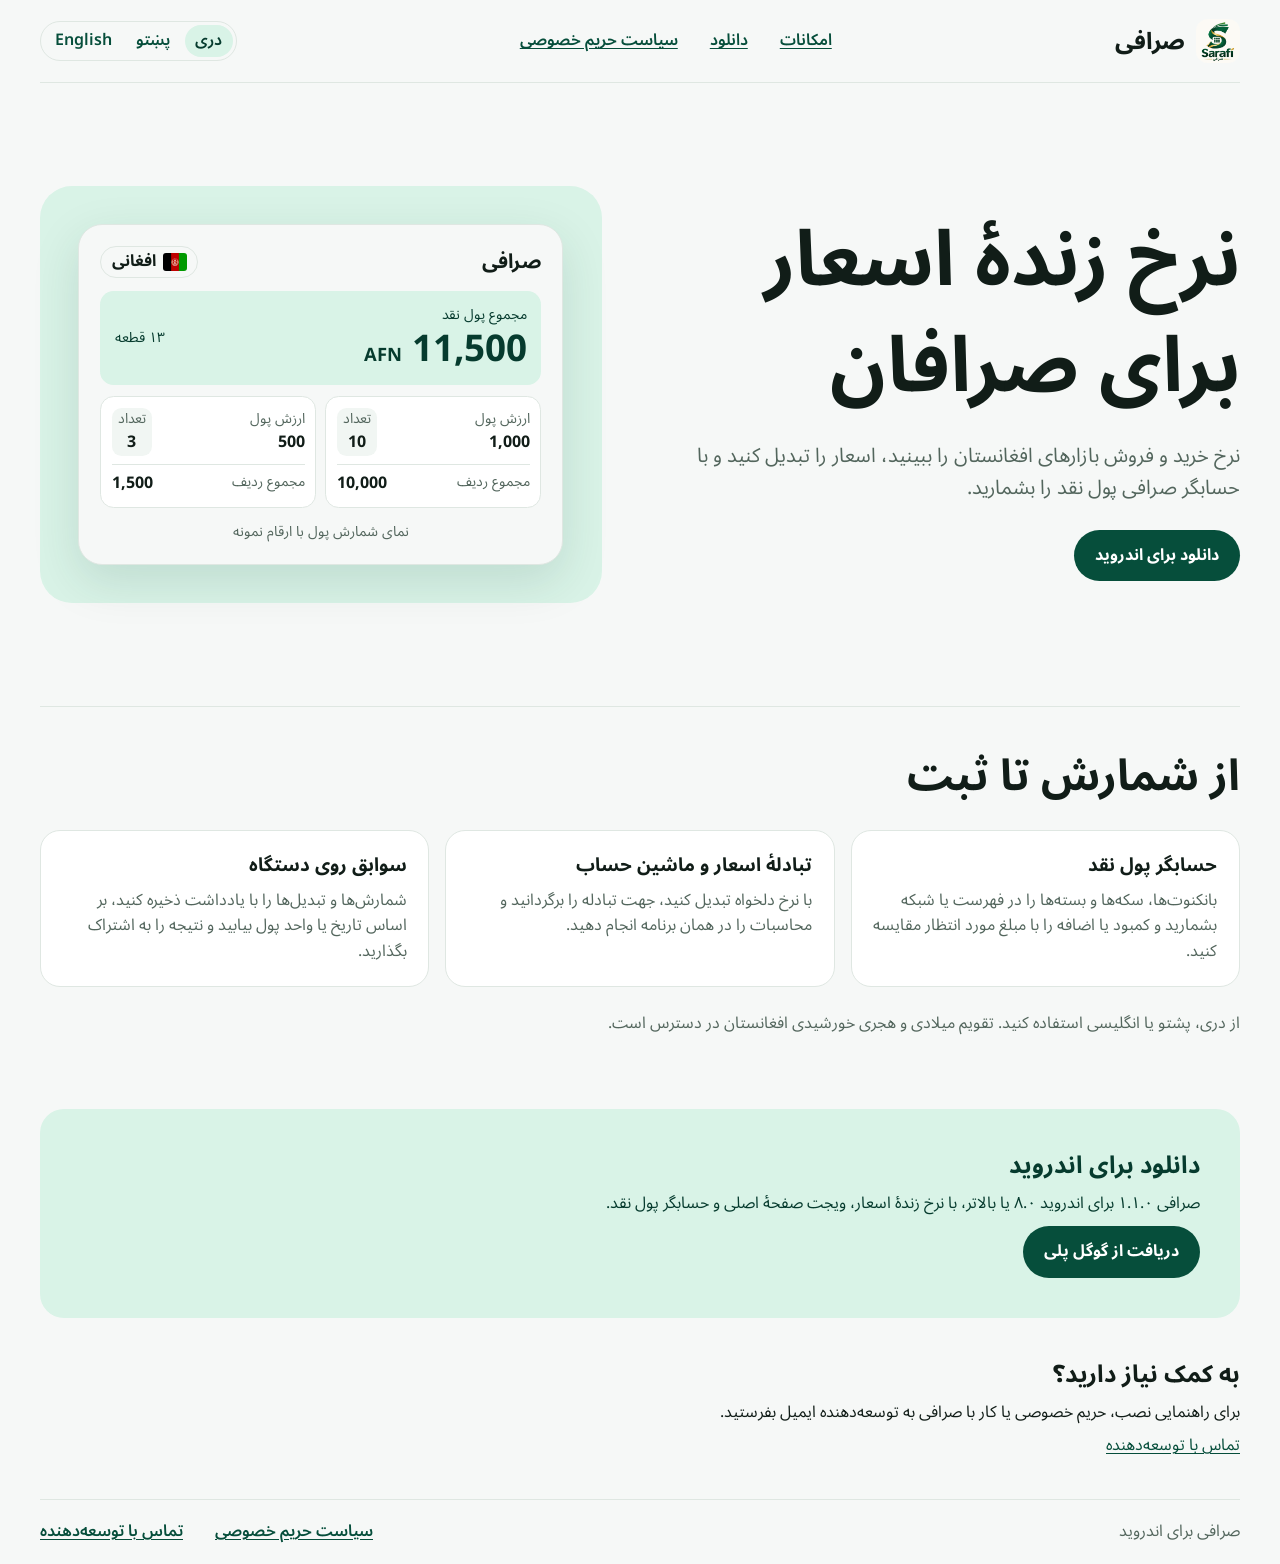
<file: index.html>
<!doctype html>
<html lang="fa-AF" dir="rtl">
<head>
  <meta charset="utf-8">
  <meta name="viewport" content="width=device-width, initial-scale=1">
  <meta name="description" content="نرخ خرید و فروش بازارهای افغانستان را ببینید، اسعار را تبدیل کنید و با حسابگر صرافی پول نقد را بشمارید.">
  <title>صرافی | نرخ زندهٔ اسعار و حسابگر پول</title>
  <link rel="icon" href="assets/sarafi.png">
  <link rel="stylesheet" href="styles.css">
</head>
<body>
  <header class="wrap topbar">
    <a class="brand" href="./"><img src="assets/sarafi.png" width="44" height="44" alt=""><span>صرافی</span></a>
    <nav aria-label="صفحه اصلی"><a href="#features">امکانات</a><a href="#download">دانلود</a><a href="privacy/">سیاست حریم خصوصی</a></nav>
    <nav class="language-nav" aria-label="Language"><a href="./" lang="fa-AF" aria-current="page">دری</a><a href="ps/" lang="ps-AF">پښتو</a><a href="en/" lang="en">English</a></nav>
  </header>
  <main class="wrap">
    <section class="hero" aria-labelledby="intro">
      <div class="intro">
        <h1 id="intro">نرخ زندهٔ اسعار برای صرافان</h1>
        <p class="lede">نرخ خرید و فروش بازارهای افغانستان را ببینید، اسعار را تبدیل کنید و با حسابگر صرافی پول نقد را بشمارید.</p>
        <a class="pill" href="#download">دانلود برای اندروید</a>
      </div>
      <div class="preview">
        <figure class="counter">
          <div class="counter-header"><strong>صرافی</strong><span class="currency"><img src="assets/flags/af.png" width="24" height="18" alt=""><bdi>افغانی</bdi></span></div>
          <div class="total"><div><span>مجموع پول نقد</span><strong><bdi>11,500</bdi> <small><bdi>AFN</bdi></small></strong></div><span>۱۳ قطعه</span></div>
          <div class="cards">
            <div class="note"><div><span>ارزش پول</span><strong><bdi>1,000</bdi></strong></div><div class="quantity"><span>تعداد</span><strong><bdi>10</bdi></strong></div><div class="subtotal"><span>مجموع ردیف</span><strong><bdi>10,000</bdi></strong></div></div>
            <div class="note"><div><span>ارزش پول</span><strong><bdi>500</bdi></strong></div><div class="quantity"><span>تعداد</span><strong><bdi>3</bdi></strong></div><div class="subtotal"><span>مجموع ردیف</span><strong><bdi>1,500</bdi></strong></div></div>
          </div>
          <figcaption>نمای شمارش پول با ارقام نمونه</figcaption>
        </figure>
      </div>
    </section>
    <section class="features" id="features" aria-labelledby="features-title">
      <h2 id="features-title">از شمارش تا ثبت</h2>
      <div class="feature-grid">
        <article><h3>حسابگر پول نقد</h3><p>بانکنوت‌ها، سکه‌ها و بسته‌ها را در فهرست یا شبکه بشمارید و کمبود یا اضافه را با مبلغ مورد انتظار مقایسه کنید.</p></article>
        <article><h3>تبادلهٔ اسعار و ماشین حساب</h3><p>با نرخ دلخواه تبدیل کنید، جهت تبادله را برگردانید و محاسبات را در همان برنامه انجام دهید.</p></article>
        <article><h3>سوابق روی دستگاه</h3><p>شمارش‌ها و تبدیل‌ها را با یادداشت ذخیره کنید، بر اساس تاریخ یا واحد پول بیابید و نتیجه را به اشتراک بگذارید.</p></article>
      </div>
      <p class="languages">از دری، پشتو یا انگلیسی استفاده کنید. تقویم میلادی و هجری خورشیدی افغانستان در دسترس است.</p>
    </section>
    <section class="download" id="download" aria-labelledby="download-title">
      <h2 id="download-title">دانلود برای اندروید</h2>
      <p>صرافی ۱.۱.۰ برای اندروید ۸.۰ یا بالاتر، با نرخ زندهٔ اسعار، ویجت صفحهٔ اصلی و حسابگر پول نقد.</p>
      <div class="download-links">
        <a class="pill" href="https://play.google.com/store/apps/details?id=com.yaserzarifi.sarafi.ads">دریافت از گوگل پلی</a>
      </div>
    </section>
    <section class="support" aria-labelledby="support-title">
      <h2 id="support-title">به کمک نیاز دارید؟</h2>
      <p>برای راهنمایی نصب، حریم خصوصی یا کار با صرافی به توسعه‌دهنده ایمیل بفرستید.</p>
      <a href="mailto:yaserzarifi87@gmail.com">تماس با توسعه‌دهنده</a>
    </section>
  </main>
  <footer class="wrap footer"><span>صرافی برای اندروید</span><nav aria-label="تماس با توسعه‌دهنده"><a href="privacy/">سیاست حریم خصوصی</a><a href="mailto:yaserzarifi87@gmail.com">تماس با توسعه‌دهنده</a></nav></footer>
</body>
</html>
</file>
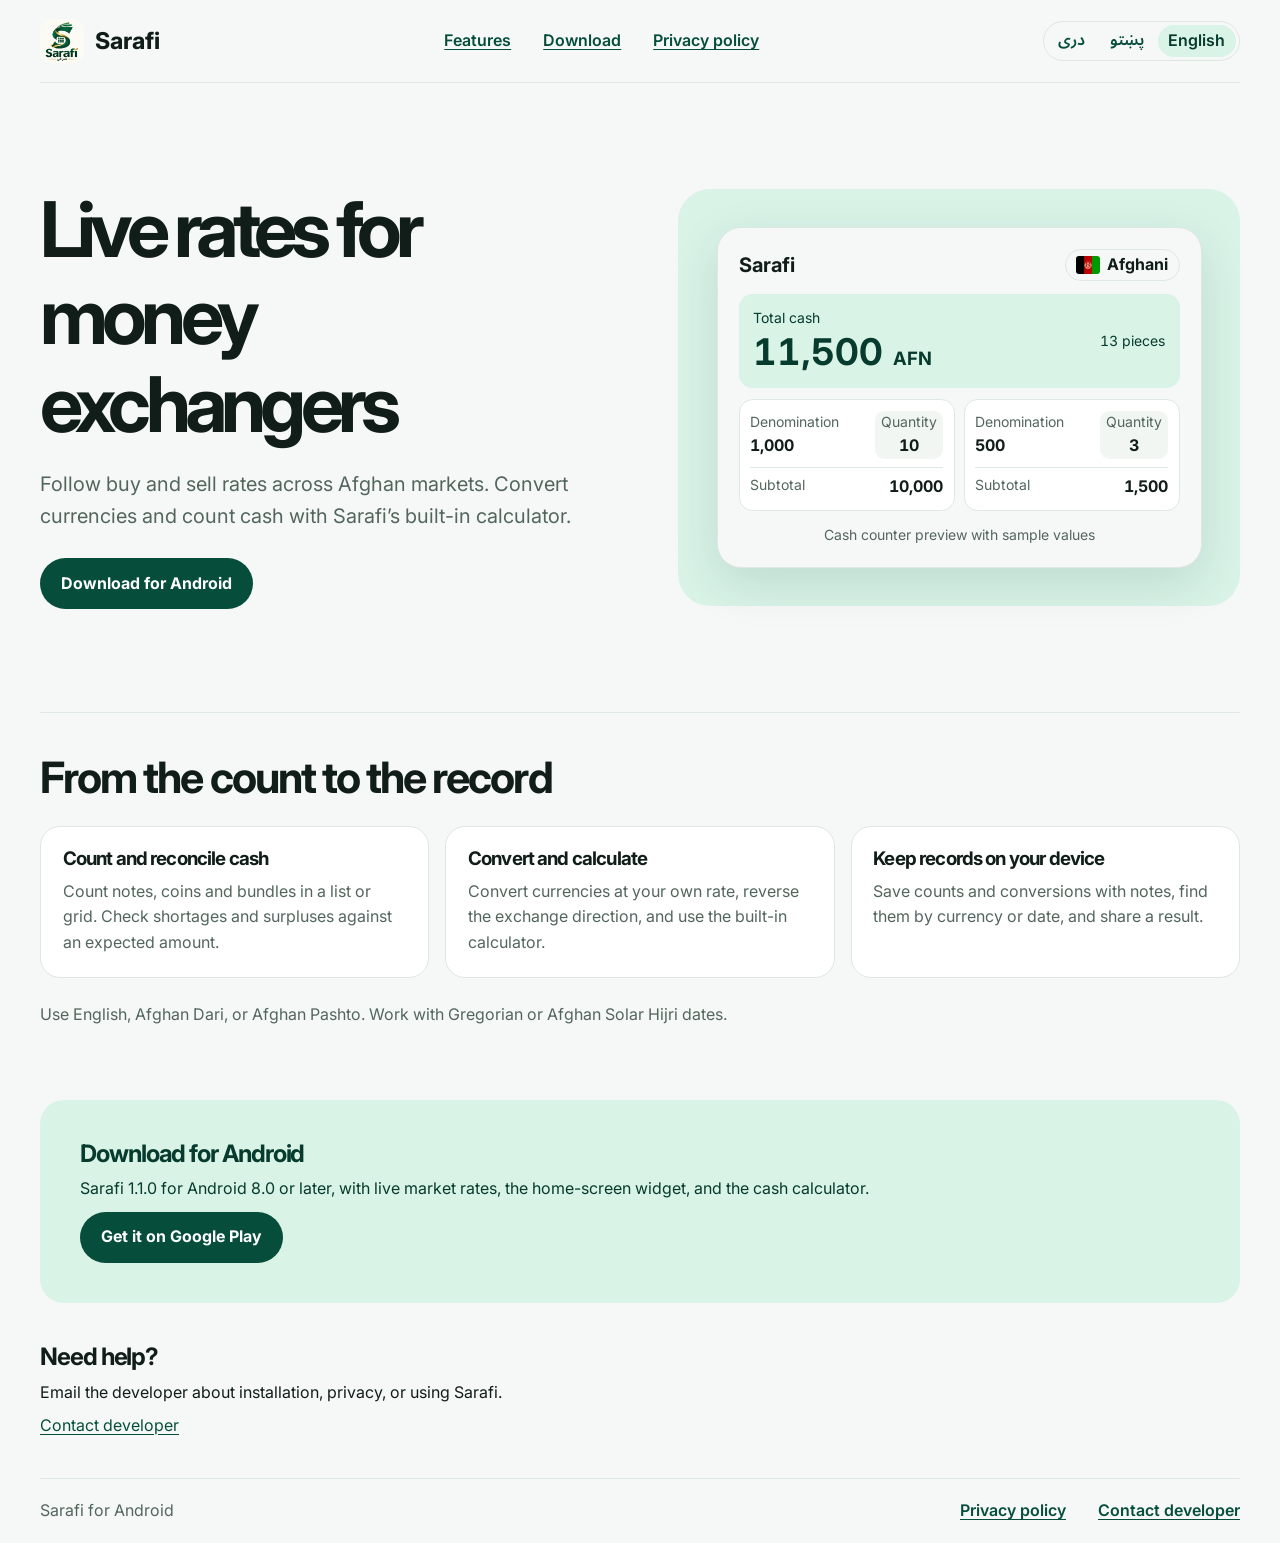
<file: en/index.html>
<!doctype html>
<html lang="en" dir="ltr">
<head>
  <meta charset="utf-8">
  <meta name="viewport" content="width=device-width, initial-scale=1">
  <meta name="description" content="Follow buy and sell rates across Afghan markets. Convert currencies and count cash with Sarafi’s built-in calculator.">
  <title>Sarafi | Live exchange rates and cash calculator</title>
  <link rel="icon" href="../assets/sarafi.png">
  <link rel="stylesheet" href="../styles.css">
</head>
<body>
  <header class="wrap topbar">
    <a class="brand" href="./"><img src="../assets/sarafi.png" width="44" height="44" alt=""><span>Sarafi</span></a>
    <nav aria-label="Home"><a href="#features">Features</a><a href="#download">Download</a><a href="privacy/">Privacy policy</a></nav>
    <nav class="language-nav" aria-label="Language"><a href="../" lang="fa-AF">دری</a><a href="../ps/" lang="ps-AF">پښتو</a><a href="../en/" lang="en" aria-current="page">English</a></nav>
  </header>
  <main class="wrap">
    <section class="hero" aria-labelledby="intro">
      <div class="intro">
        <h1 id="intro">Live rates for money exchangers</h1>
        <p class="lede">Follow buy and sell rates across Afghan markets. Convert currencies and count cash with Sarafi’s built-in calculator.</p>
        <a class="pill" href="#download">Download for Android</a>
      </div>
      <div class="preview">
        <figure class="counter">
          <div class="counter-header"><strong>Sarafi</strong><span class="currency"><img src="../assets/flags/af.png" width="24" height="18" alt=""><bdi>Afghani</bdi></span></div>
          <div class="total"><div><span>Total cash</span><strong><bdi>11,500</bdi> <small><bdi>AFN</bdi></small></strong></div><span>13 pieces</span></div>
          <div class="cards">
            <div class="note"><div><span>Denomination</span><strong><bdi>1,000</bdi></strong></div><div class="quantity"><span>Quantity</span><strong><bdi>10</bdi></strong></div><div class="subtotal"><span>Subtotal</span><strong><bdi>10,000</bdi></strong></div></div>
            <div class="note"><div><span>Denomination</span><strong><bdi>500</bdi></strong></div><div class="quantity"><span>Quantity</span><strong><bdi>3</bdi></strong></div><div class="subtotal"><span>Subtotal</span><strong><bdi>1,500</bdi></strong></div></div>
          </div>
          <figcaption>Cash counter preview with sample values</figcaption>
        </figure>
      </div>
    </section>
    <section class="features" id="features" aria-labelledby="features-title">
      <h2 id="features-title">From the count to the record</h2>
      <div class="feature-grid">
        <article><h3>Count and reconcile cash</h3><p>Count notes, coins and bundles in a list or grid. Check shortages and surpluses against an expected amount.</p></article>
        <article><h3>Convert and calculate</h3><p>Convert currencies at your own rate, reverse the exchange direction, and use the built-in calculator.</p></article>
        <article><h3>Keep records on your device</h3><p>Save counts and conversions with notes, find them by currency or date, and share a result.</p></article>
      </div>
      <p class="languages">Use English, Afghan Dari, or Afghan Pashto. Work with Gregorian or Afghan Solar Hijri dates.</p>
    </section>
    <section class="download" id="download" aria-labelledby="download-title">
      <h2 id="download-title">Download for Android</h2>
      <p>Sarafi 1.1.0 for Android 8.0 or later, with live market rates, the home-screen widget, and the cash calculator.</p>
      <div class="download-links">
        <a class="pill" href="https://play.google.com/store/apps/details?id=com.yaserzarifi.sarafi.ads">Get it on Google Play</a>
      </div>
    </section>
    <section class="support" aria-labelledby="support-title">
      <h2 id="support-title">Need help?</h2>
      <p>Email the developer about installation, privacy, or using Sarafi.</p>
      <a href="mailto:yaserzarifi87@gmail.com">Contact developer</a>
    </section>
  </main>
  <footer class="wrap footer"><span>Sarafi for Android</span><nav aria-label="Contact developer"><a href="privacy/">Privacy policy</a><a href="mailto:yaserzarifi87@gmail.com">Contact developer</a></nav></footer>
</body>
</html>
</file>
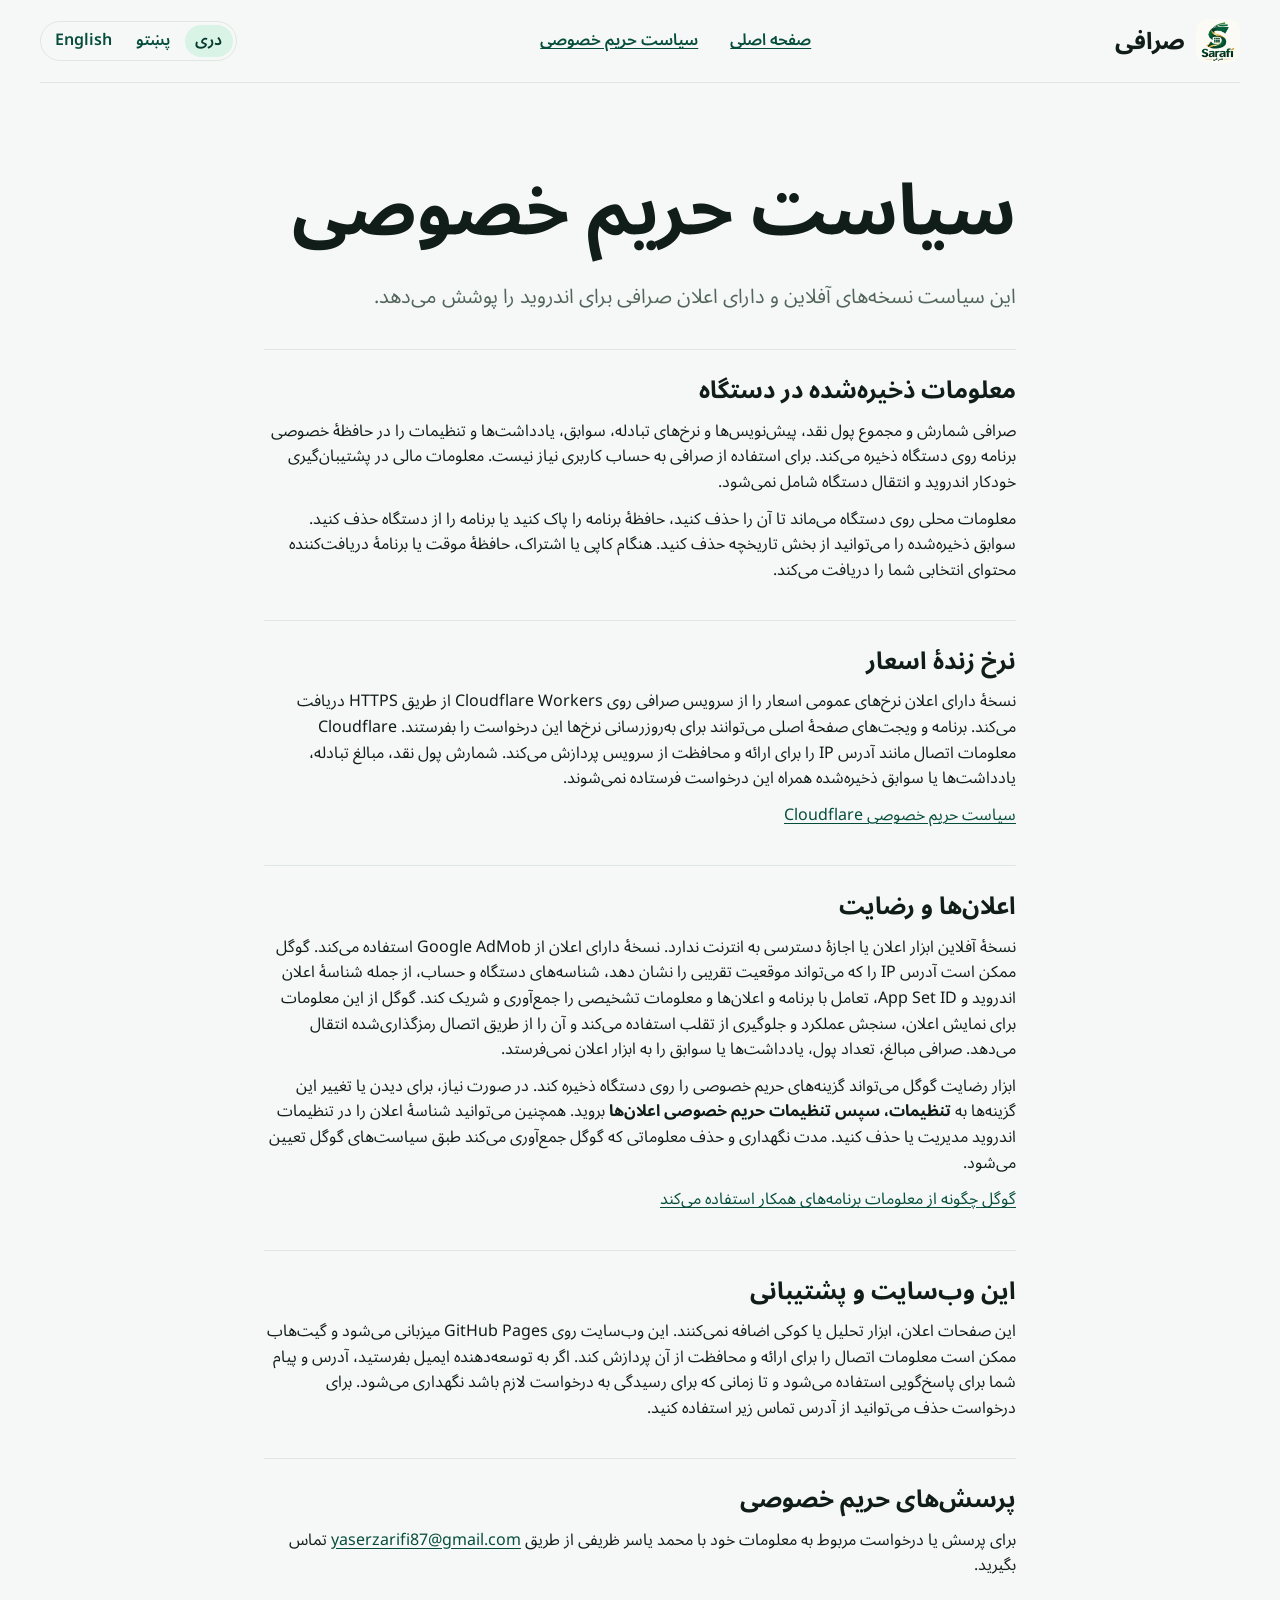
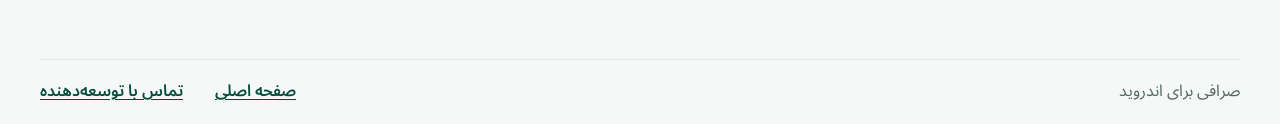
<file: privacy/index.html>
<!doctype html>
<html lang="fa-AF" dir="rtl">
<head>
  <meta charset="utf-8">
  <meta name="viewport" content="width=device-width, initial-scale=1">
  <meta name="description" content="این سیاست نسخه‌های آفلاین و دارای اعلان صرافی برای اندروید را پوشش می‌دهد.">
  <title>سیاست حریم خصوصی | صرافی</title>
  <link rel="icon" href="../assets/sarafi.png">
  <link rel="stylesheet" href="../styles.css">
</head>
<body>
  <header class="wrap topbar">
    <a class="brand" href="../"><img src="../assets/sarafi.png" width="44" height="44" alt=""><span>صرافی</span></a>
    <nav aria-label="صفحه اصلی"><a href="../">صفحه اصلی</a><a href="./" aria-current="page">سیاست حریم خصوصی</a></nav>
    <nav class="language-nav" aria-label="Language"><a href="../privacy/" lang="fa-AF" aria-current="page">دری</a><a href="../ps/privacy/" lang="ps-AF">پښتو</a><a href="../en/privacy/" lang="en">English</a></nav>
  </header>
  <main class="wrap policy">
    <article>
      <h1>سیاست حریم خصوصی</h1>
      <p class="lede">این سیاست نسخه‌های آفلاین و دارای اعلان صرافی برای اندروید را پوشش می‌دهد.</p>
      <section>
        <h2>معلومات ذخیره‌شده در دستگاه</h2>
        <p>صرافی شمارش و مجموع پول نقد، پیش‌نویس‌ها و نرخ‌های تبادله، سوابق، یادداشت‌ها و تنظیمات را در حافظهٔ خصوصی برنامه روی دستگاه ذخیره می‌کند. برای استفاده از صرافی به حساب کاربری نیاز نیست. معلومات مالی در پشتیبان‌گیری خودکار اندروید و انتقال دستگاه شامل نمی‌شود.</p>
        <p>معلومات محلی روی دستگاه می‌ماند تا آن را حذف کنید، حافظهٔ برنامه را پاک کنید یا برنامه را از دستگاه حذف کنید. سوابق ذخیره‌شده را می‌توانید از بخش تاریخچه حذف کنید. هنگام کاپی یا اشتراک، حافظهٔ موقت یا برنامهٔ دریافت‌کننده محتوای انتخابی شما را دریافت می‌کند.</p>
      </section>
      <section>
        <h2>نرخ زندهٔ اسعار</h2>
        <p>نسخهٔ دارای اعلان نرخ‌های عمومی اسعار را از سرویس صرافی روی Cloudflare Workers از طریق HTTPS دریافت می‌کند. برنامه و ویجت‌های صفحهٔ اصلی می‌توانند برای به‌روزرسانی نرخ‌ها این درخواست را بفرستند. Cloudflare معلومات اتصال مانند آدرس IP را برای ارائه و محافظت از سرویس پردازش می‌کند. شمارش پول نقد، مبالغ تبادله، یادداشت‌ها یا سوابق ذخیره‌شده همراه این درخواست فرستاده نمی‌شوند.</p>
        <p><a href="https://www.cloudflare.com/privacypolicy/">سیاست حریم خصوصی Cloudflare</a></p>
      </section>
      <section>
        <h2>اعلان‌ها و رضایت</h2>
        <p>نسخهٔ آفلاین ابزار اعلان یا اجازهٔ دسترسی به انترنت ندارد. نسخهٔ دارای اعلان از Google AdMob استفاده می‌کند. گوگل ممکن است آدرس IP را که می‌تواند موقعیت تقریبی را نشان دهد، شناسه‌های دستگاه و حساب، از جمله شناسهٔ اعلان اندروید و App Set ID، تعامل با برنامه و اعلان‌ها و معلومات تشخیصی را جمع‌آوری و شریک کند. گوگل از این معلومات برای نمایش اعلان، سنجش عملکرد و جلوگیری از تقلب استفاده می‌کند و آن را از طریق اتصال رمزگذاری‌شده انتقال می‌دهد. صرافی مبالغ، تعداد پول، یادداشت‌ها یا سوابق را به ابزار اعلان نمی‌فرستد.</p>
        <p>ابزار رضایت گوگل می‌تواند گزینه‌های حریم خصوصی را روی دستگاه ذخیره کند. در صورت نیاز، برای دیدن یا تغییر این گزینه‌ها به <strong>تنظیمات، سپس تنظیمات حریم خصوصی اعلان‌ها</strong> بروید. همچنین می‌توانید شناسهٔ اعلان را در تنظیمات اندروید مدیریت یا حذف کنید. مدت نگهداری و حذف معلوماتی که گوگل جمع‌آوری می‌کند طبق سیاست‌های گوگل تعیین می‌شود.</p>
        <p><a href="https://policies.google.com/technologies/partner-sites">گوگل چگونه از معلومات برنامه‌های همکار استفاده می‌کند</a></p>
      </section>
      <section>
        <h2>این وب‌سایت و پشتیبانی</h2>
        <p>این صفحات اعلان، ابزار تحلیل یا کوکی اضافه نمی‌کنند. این وب‌سایت روی GitHub Pages میزبانی می‌شود و گیت‌هاب ممکن است معلومات اتصال را برای ارائه و محافظت از آن پردازش کند. اگر به توسعه‌دهنده ایمیل بفرستید، آدرس و پیام شما برای پاسخ‌گویی استفاده می‌شود و تا زمانی که برای رسیدگی به درخواست لازم باشد نگهداری می‌شود. برای درخواست حذف می‌توانید از آدرس تماس زیر استفاده کنید.</p>
      </section>
      <section>
        <h2>پرسش‌های حریم خصوصی</h2>
        <p>برای پرسش یا درخواست مربوط به معلومات خود با محمد یاسر ظریفی از طریق <a href="mailto:yaserzarifi87@gmail.com"><bdi>yaserzarifi87@gmail.com</bdi></a> تماس بگیرید.</p>
      </section>
    </article>
  </main>
  <footer class="wrap footer"><span>صرافی برای اندروید</span><nav aria-label="تماس با توسعه‌دهنده"><a href="../">صفحه اصلی</a><a href="mailto:yaserzarifi87@gmail.com">تماس با توسعه‌دهنده</a></nav></footer>
</body>
</html>
</file>
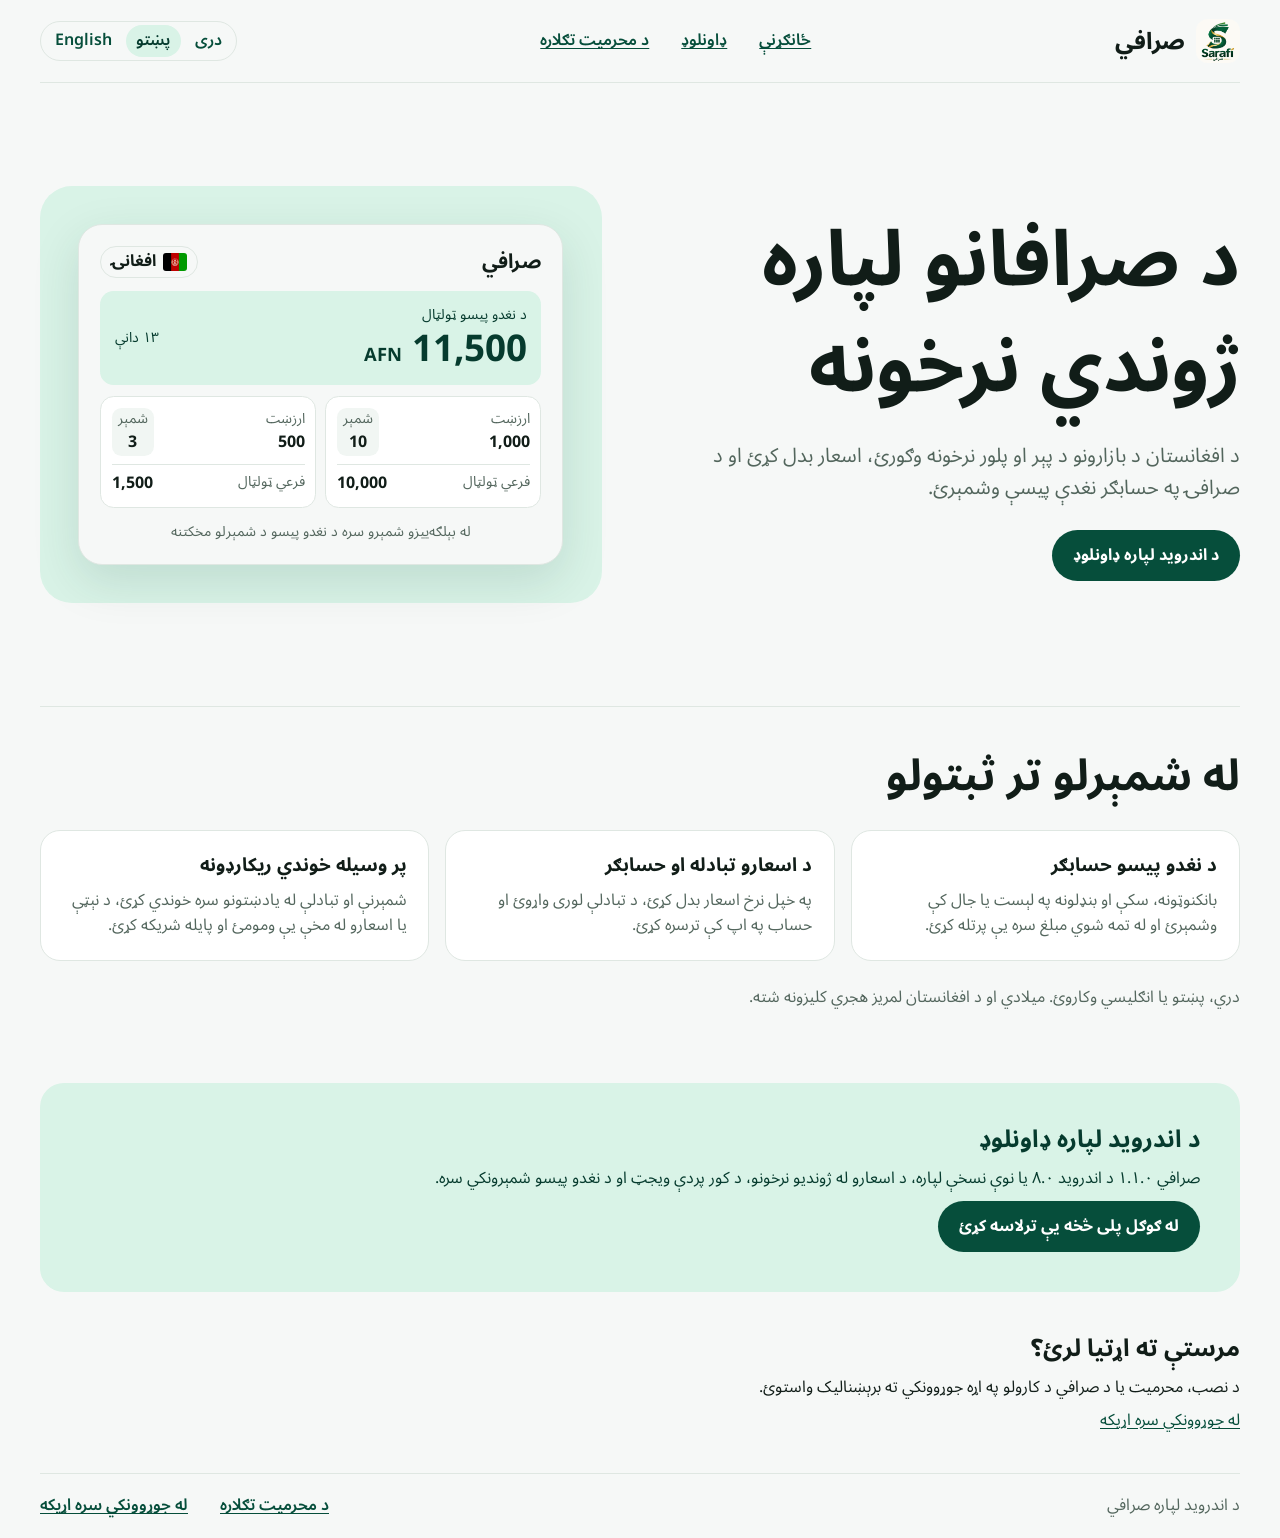
<file: ps/index.html>
<!doctype html>
<html lang="ps-AF" dir="rtl">
<head>
  <meta charset="utf-8">
  <meta name="viewport" content="width=device-width, initial-scale=1">
  <meta name="description" content="د افغانستان د بازارونو د پېر او پلور نرخونه وګورئ، اسعار بدل کړئ او د صرافۍ په حسابګر نغدې پیسې وشمېرئ.">
  <title>صرافي | ژوندي نرخونه او د نغدو پیسو حسابګر</title>
  <link rel="icon" href="../assets/sarafi.png">
  <link rel="stylesheet" href="../styles.css">
</head>
<body>
  <header class="wrap topbar">
    <a class="brand" href="./"><img src="../assets/sarafi.png" width="44" height="44" alt=""><span>صرافي</span></a>
    <nav aria-label="کورپاڼه"><a href="#features">ځانګړنې</a><a href="#download">ډاونلوډ</a><a href="privacy/">د محرمیت تګلاره</a></nav>
    <nav class="language-nav" aria-label="Language"><a href="../" lang="fa-AF">دری</a><a href="../ps/" lang="ps-AF" aria-current="page">پښتو</a><a href="../en/" lang="en">English</a></nav>
  </header>
  <main class="wrap">
    <section class="hero" aria-labelledby="intro">
      <div class="intro">
        <h1 id="intro">د صرافانو لپاره ژوندي نرخونه</h1>
        <p class="lede">د افغانستان د بازارونو د پېر او پلور نرخونه وګورئ، اسعار بدل کړئ او د صرافۍ په حسابګر نغدې پیسې وشمېرئ.</p>
        <a class="pill" href="#download">د اندروید لپاره ډاونلوډ</a>
      </div>
      <div class="preview">
        <figure class="counter">
          <div class="counter-header"><strong>صرافي</strong><span class="currency"><img src="../assets/flags/af.png" width="24" height="18" alt=""><bdi>افغانۍ</bdi></span></div>
          <div class="total"><div><span>د نغدو پیسو ټولټال</span><strong><bdi>11,500</bdi> <small><bdi>AFN</bdi></small></strong></div><span>۱۳ دانې</span></div>
          <div class="cards">
            <div class="note"><div><span>ارزښت</span><strong><bdi>1,000</bdi></strong></div><div class="quantity"><span>شمېر</span><strong><bdi>10</bdi></strong></div><div class="subtotal"><span>فرعي ټولټال</span><strong><bdi>10,000</bdi></strong></div></div>
            <div class="note"><div><span>ارزښت</span><strong><bdi>500</bdi></strong></div><div class="quantity"><span>شمېر</span><strong><bdi>3</bdi></strong></div><div class="subtotal"><span>فرعي ټولټال</span><strong><bdi>1,500</bdi></strong></div></div>
          </div>
          <figcaption>له بېلګه‌ییزو شمېرو سره د نغدو پیسو د شمېرلو مخکتنه</figcaption>
        </figure>
      </div>
    </section>
    <section class="features" id="features" aria-labelledby="features-title">
      <h2 id="features-title">له شمېرلو تر ثبتولو</h2>
      <div class="feature-grid">
        <article><h3>د نغدو پیسو حسابګر</h3><p>بانکنوټونه، سکې او بنډلونه په لېست یا جال کې وشمېرئ او له تمه شوي مبلغ سره یې پرتله کړئ.</p></article>
        <article><h3>د اسعارو تبادله او حسابګر</h3><p>په خپل نرخ اسعار بدل کړئ، د تبادلې لوری واړوئ او حساب په اپ کې ترسره کړئ.</p></article>
        <article><h3>پر وسیله خوندي ریکارډونه</h3><p>شمېرنې او تبادلې له یادښتونو سره خوندي کړئ، د نېټې یا اسعارو له مخې یې ومومئ او پایله شریکه کړئ.</p></article>
      </div>
      <p class="languages">دري، پښتو یا انګلیسي وکاروئ. میلادي او د افغانستان لمریز هجري کلیزونه شته.</p>
    </section>
    <section class="download" id="download" aria-labelledby="download-title">
      <h2 id="download-title">د اندروید لپاره ډاونلوډ</h2>
      <p>صرافي ۱.۱.۰ د اندروید ۸.۰ یا نوې نسخې لپاره، د اسعارو له ژوندیو نرخونو، د کور پردې ویجټ او د نغدو پیسو شمېرونکي سره.</p>
      <div class="download-links">
        <a class="pill" href="https://play.google.com/store/apps/details?id=com.yaserzarifi.sarafi.ads">له ګوګل پلی څخه یې ترلاسه کړئ</a>
      </div>
    </section>
    <section class="support" aria-labelledby="support-title">
      <h2 id="support-title">مرستې ته اړتیا لرئ؟</h2>
      <p>د نصب، محرمیت یا د صرافي د کارولو په اړه جوړوونکي ته برېښنالیک واستوئ.</p>
      <a href="mailto:yaserzarifi87@gmail.com">له جوړوونکي سره اړیکه</a>
    </section>
  </main>
  <footer class="wrap footer"><span>د اندروید لپاره صرافي</span><nav aria-label="له جوړوونکي سره اړیکه"><a href="privacy/">د محرمیت تګلاره</a><a href="mailto:yaserzarifi87@gmail.com">له جوړوونکي سره اړیکه</a></nav></footer>
</body>
</html>
</file>
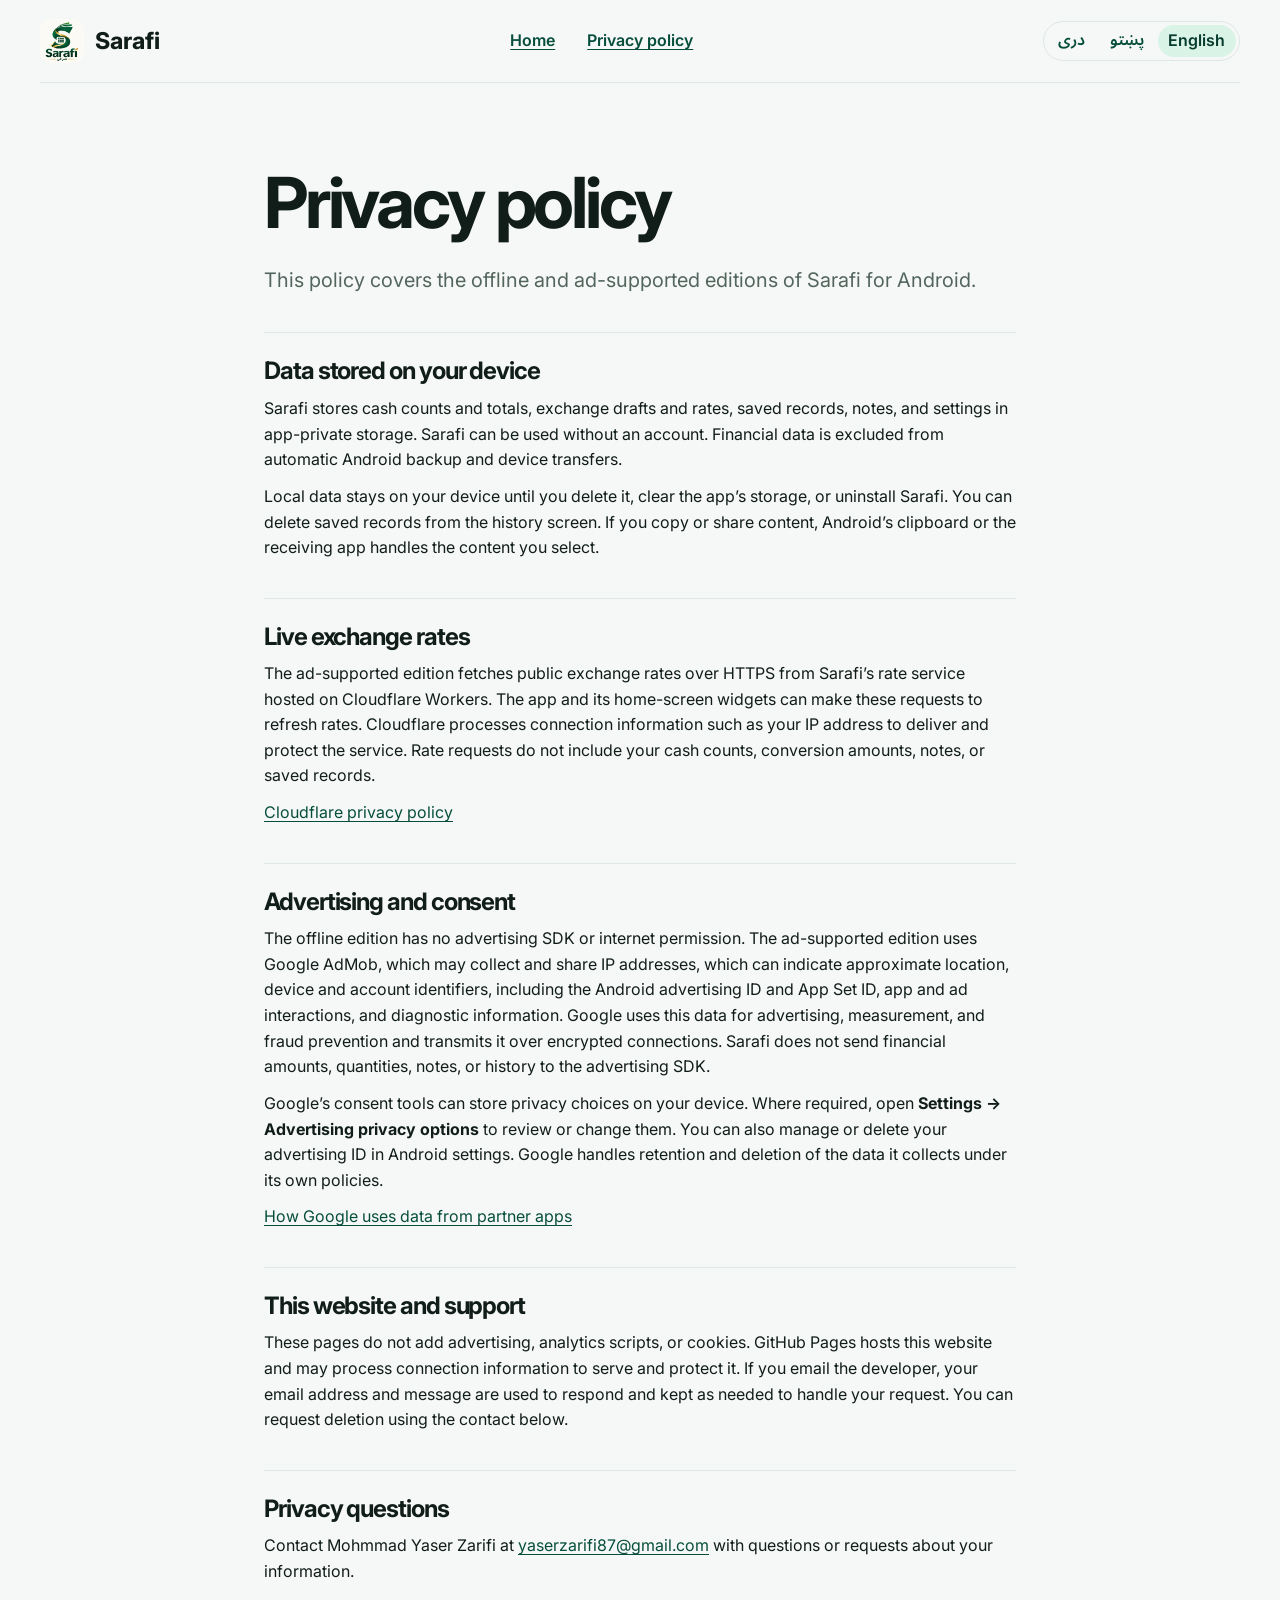
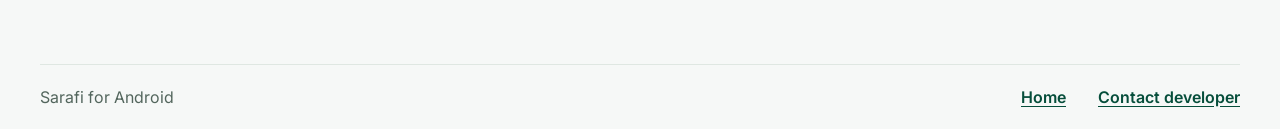
<file: en/privacy/index.html>
<!doctype html>
<html lang="en" dir="ltr">
<head>
  <meta charset="utf-8">
  <meta name="viewport" content="width=device-width, initial-scale=1">
  <meta name="description" content="This policy covers the offline and ad-supported editions of Sarafi for Android.">
  <title>Privacy policy | Sarafi</title>
  <link rel="icon" href="../../assets/sarafi.png">
  <link rel="stylesheet" href="../../styles.css">
</head>
<body>
  <header class="wrap topbar">
    <a class="brand" href="../"><img src="../../assets/sarafi.png" width="44" height="44" alt=""><span>Sarafi</span></a>
    <nav aria-label="Home"><a href="../">Home</a><a href="./" aria-current="page">Privacy policy</a></nav>
    <nav class="language-nav" aria-label="Language"><a href="../../privacy/" lang="fa-AF">دری</a><a href="../../ps/privacy/" lang="ps-AF">پښتو</a><a href="../../en/privacy/" lang="en" aria-current="page">English</a></nav>
  </header>
  <main class="wrap policy">
    <article>
      <h1>Privacy policy</h1>
      <p class="lede">This policy covers the offline and ad-supported editions of Sarafi for Android.</p>
      <section>
        <h2>Data stored on your device</h2>
        <p>Sarafi stores cash counts and totals, exchange drafts and rates, saved records, notes, and settings in app-private storage. Sarafi can be used without an account. Financial data is excluded from automatic Android backup and device transfers.</p>
        <p>Local data stays on your device until you delete it, clear the app’s storage, or uninstall Sarafi. You can delete saved records from the history screen. If you copy or share content, Android’s clipboard or the receiving app handles the content you select.</p>
      </section>
      <section>
        <h2>Live exchange rates</h2>
        <p>The ad-supported edition fetches public exchange rates over HTTPS from Sarafi’s rate service hosted on Cloudflare Workers. The app and its home-screen widgets can make these requests to refresh rates. Cloudflare processes connection information such as your IP address to deliver and protect the service. Rate requests do not include your cash counts, conversion amounts, notes, or saved records.</p>
        <p><a href="https://www.cloudflare.com/privacypolicy/">Cloudflare privacy policy</a></p>
      </section>
      <section>
        <h2>Advertising and consent</h2>
        <p>The offline edition has no advertising SDK or internet permission. The ad-supported edition uses Google AdMob, which may collect and share IP addresses, which can indicate approximate location, device and account identifiers, including the Android advertising ID and App Set ID, app and ad interactions, and diagnostic information. Google uses this data for advertising, measurement, and fraud prevention and transmits it over encrypted connections. Sarafi does not send financial amounts, quantities, notes, or history to the advertising SDK.</p>
        <p>Google’s consent tools can store privacy choices on your device. Where required, open <strong>Settings → Advertising privacy options</strong> to review or change them. You can also manage or delete your advertising ID in Android settings. Google handles retention and deletion of the data it collects under its own policies.</p>
        <p><a href="https://policies.google.com/technologies/partner-sites">How Google uses data from partner apps</a></p>
      </section>
      <section>
        <h2>This website and support</h2>
        <p>These pages do not add advertising, analytics scripts, or cookies. GitHub Pages hosts this website and may process connection information to serve and protect it. If you email the developer, your email address and message are used to respond and kept as needed to handle your request. You can request deletion using the contact below.</p>
      </section>
      <section>
        <h2>Privacy questions</h2>
        <p>Contact Mohmmad Yaser Zarifi at <a href="mailto:yaserzarifi87@gmail.com"><bdi>yaserzarifi87@gmail.com</bdi></a> with questions or requests about your information.</p>
      </section>
    </article>
  </main>
  <footer class="wrap footer"><span>Sarafi for Android</span><nav aria-label="Contact developer"><a href="../">Home</a><a href="mailto:yaserzarifi87@gmail.com">Contact developer</a></nav></footer>
</body>
</html>
</file>
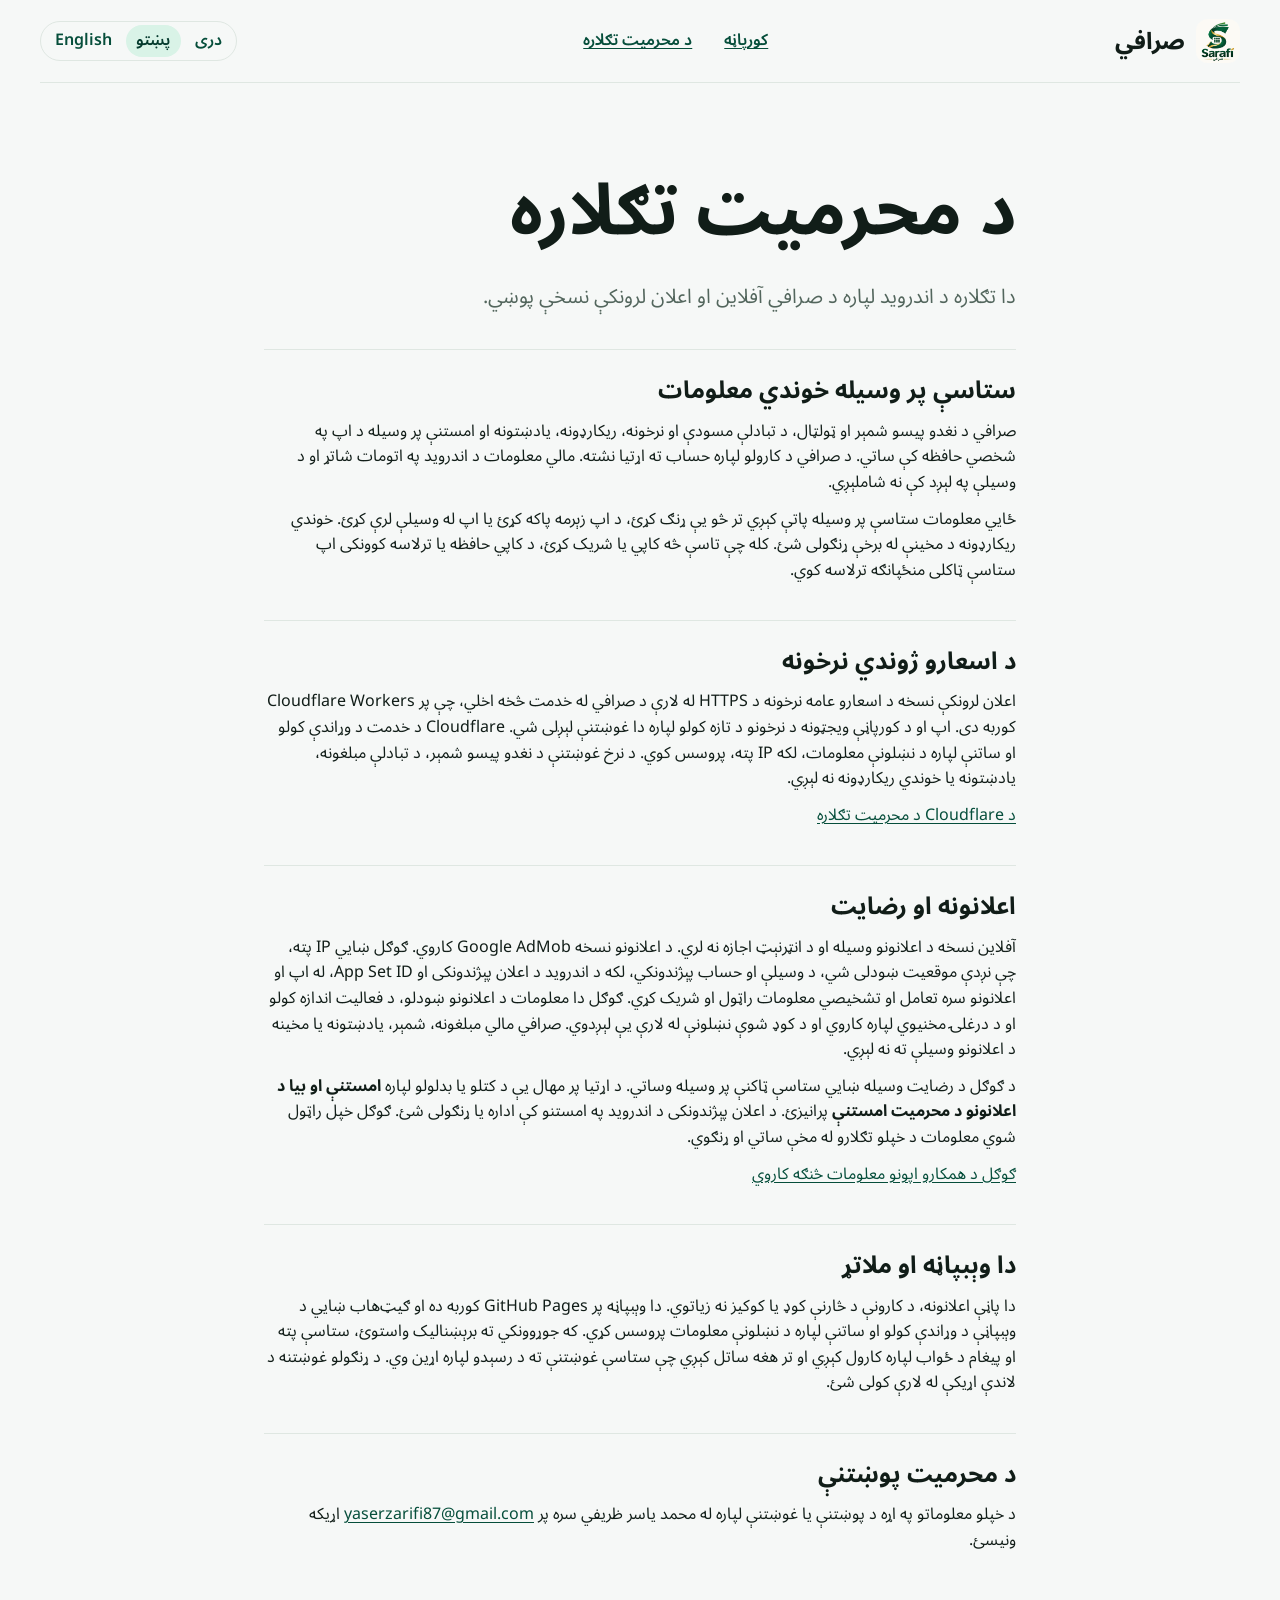
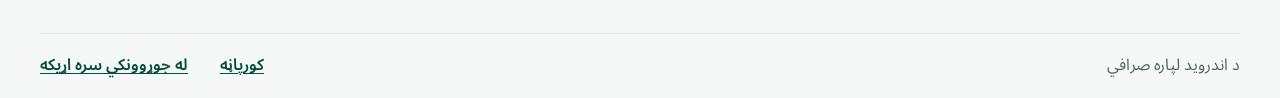
<file: ps/privacy/index.html>
<!doctype html>
<html lang="ps-AF" dir="rtl">
<head>
  <meta charset="utf-8">
  <meta name="viewport" content="width=device-width, initial-scale=1">
  <meta name="description" content="دا تګلاره د اندروید لپاره د صرافي آفلاین او اعلان لرونکې نسخې پوښي.">
  <title>د محرمیت تګلاره | صرافي</title>
  <link rel="icon" href="../../assets/sarafi.png">
  <link rel="stylesheet" href="../../styles.css">
</head>
<body>
  <header class="wrap topbar">
    <a class="brand" href="../"><img src="../../assets/sarafi.png" width="44" height="44" alt=""><span>صرافي</span></a>
    <nav aria-label="کورپاڼه"><a href="../">کورپاڼه</a><a href="./" aria-current="page">د محرمیت تګلاره</a></nav>
    <nav class="language-nav" aria-label="Language"><a href="../../privacy/" lang="fa-AF">دری</a><a href="../../ps/privacy/" lang="ps-AF" aria-current="page">پښتو</a><a href="../../en/privacy/" lang="en">English</a></nav>
  </header>
  <main class="wrap policy">
    <article>
      <h1>د محرمیت تګلاره</h1>
      <p class="lede">دا تګلاره د اندروید لپاره د صرافي آفلاین او اعلان لرونکې نسخې پوښي.</p>
      <section>
        <h2>ستاسې پر وسیله خوندي معلومات</h2>
        <p>صرافي د نغدو پیسو شمېر او ټولټال، د تبادلې مسودې او نرخونه، ریکارډونه، یادښتونه او امستنې پر وسیله د اپ په شخصي حافظه کې ساتي. د صرافي د کارولو لپاره حساب ته اړتیا نشته. مالي معلومات د اندروید په اتومات شاتړ او د وسیلې په لېږد کې نه شاملېږي.</p>
        <p>ځايي معلومات ستاسې پر وسیله پاتې کېږي تر څو یې ړنګ کړئ، د اپ زېرمه پاکه کړئ یا اپ له وسیلې لرې کړئ. خوندي ریکارډونه د مخینې له برخې ړنګولی شئ. کله چې تاسې څه کاپي یا شریک کړئ، د کاپي حافظه یا ترلاسه کوونکی اپ ستاسې ټاکلی منځپانګه ترلاسه کوي.</p>
      </section>
      <section>
        <h2>د اسعارو ژوندي نرخونه</h2>
        <p>اعلان لرونکې نسخه د اسعارو عامه نرخونه د HTTPS له لارې د صرافي له خدمت څخه اخلي، چې پر Cloudflare Workers کوربه دی. اپ او د کورپاڼې ویجټونه د نرخونو د تازه کولو لپاره دا غوښتنې لېږلی شي. Cloudflare د خدمت د وړاندې کولو او ساتنې لپاره د نښلونې معلومات، لکه IP پته، پروسس کوي. د نرخ غوښتنې د نغدو پیسو شمېر، د تبادلې مبلغونه، یادښتونه یا خوندي ریکارډونه نه لېږي.</p>
        <p><a href="https://www.cloudflare.com/privacypolicy/">د Cloudflare د محرمیت تګلاره</a></p>
      </section>
      <section>
        <h2>اعلانونه او رضایت</h2>
        <p>آفلاین نسخه د اعلانونو وسیله او د انټرنېټ اجازه نه لري. د اعلانونو نسخه Google AdMob کاروي. ګوګل ښايي IP پته، چې نږدې موقعیت ښودلی شي، د وسیلې او حساب پېژندونکي، لکه د اندروید د اعلان پېژندونکی او App Set ID، له اپ او اعلانونو سره تعامل او تشخیصي معلومات راټول او شریک کړي. ګوګل دا معلومات د اعلانونو ښودلو، د فعالیت اندازه کولو او د درغلۍ مخنیوي لپاره کاروي او د کوډ شوې نښلونې له لارې یې لېږدوي. صرافي مالي مبلغونه، شمېر، یادښتونه یا مخینه د اعلانونو وسیلې ته نه لېږي.</p>
        <p>د ګوګل د رضایت وسیله ښايي ستاسې ټاکنې پر وسیله وساتي. د اړتیا پر مهال یې د کتلو یا بدلولو لپاره <strong>امستنې او بیا د اعلانونو د محرمیت امستنې</strong> پرانیزئ. د اعلان پېژندونکی د اندروید په امستنو کې اداره یا ړنګولی شئ. ګوګل خپل راټول شوي معلومات د خپلو تګلارو له مخې ساتي او ړنګوي.</p>
        <p><a href="https://policies.google.com/technologies/partner-sites">ګوګل د همکارو اپونو معلومات څنګه کاروي</a></p>
      </section>
      <section>
        <h2>دا وېبپاڼه او ملاتړ</h2>
        <p>دا پاڼې اعلانونه، د کارونې د څارنې کوډ یا کوکيز نه زیاتوي. دا وېبپاڼه پر GitHub Pages کوربه ده او ګیټ‌هاب ښايي د وېبپاڼې د وړاندې کولو او ساتنې لپاره د نښلونې معلومات پروسس کړي. که جوړوونکي ته برېښنالیک واستوئ، ستاسې پته او پیغام د ځواب لپاره کارول کېږي او تر هغه ساتل کېږي چې ستاسې غوښتنې ته د رسېدو لپاره اړین وي. د ړنګولو غوښتنه د لاندې اړیکې له لارې کولی شئ.</p>
      </section>
      <section>
        <h2>د محرمیت پوښتنې</h2>
        <p>د خپلو معلوماتو په اړه د پوښتنې یا غوښتنې لپاره له محمد یاسر ظریفي سره پر <a href="mailto:yaserzarifi87@gmail.com"><bdi>yaserzarifi87@gmail.com</bdi></a> اړیکه ونیسئ.</p>
      </section>
    </article>
  </main>
  <footer class="wrap footer"><span>د اندروید لپاره صرافي</span><nav aria-label="له جوړوونکي سره اړیکه"><a href="../">کورپاڼه</a><a href="mailto:yaserzarifi87@gmail.com">له جوړوونکي سره اړیکه</a></nav></footer>
</body>
</html>
</file>
<file: styles.css>
@font-face {
  font-family: Inter;
  src: url("assets/inter.ttf") format("truetype");
  font-weight: 100 900;
  font-display: swap;
}

@font-face {
  font-family: "Noto Sans Arabic";
  src: url("assets/noto-sans-arabic.ttf") format("truetype");
  font-weight: 100 900;
  font-display: swap;
}

:root {
  color-scheme: light dark;
  --bg: #f6f8f7;
  --surface: #fff;
  --ink: #111d18;
  --muted: #53665d;
  --line: #dfe7e2;
  --accent: #064e3b;
  --on-accent: #fff;
  --mint: #d9f3e7;
  --mint-ink: #063b2e;
  --field: #f1f6f3;
  font-family: Inter, system-ui, sans-serif;
}

@media (prefers-color-scheme: dark) {
  :root {
    --bg: #101413;
    --surface: #1b2220;
    --ink: #edf4ef;
    --muted: #a8bab0;
    --line: #35423c;
    --accent: #6de0af;
    --on-accent: #003825;
    --mint: #183f30;
    --mint-ink: #b7f5d7;
    --field: #26332e;
  }
}

* { box-sizing: border-box; }
body { margin: 0; color: var(--ink); background: var(--bg); line-height: 1.6; }
[dir="rtl"] { font-family: "Noto Sans Arabic", Inter, system-ui, sans-serif; }
a { color: var(--accent); text-underline-offset: .2em; }
a:focus-visible { outline: 2px solid var(--accent); outline-offset: 5px; }
img { display: block; }
h1, h2, h3, p, figure { margin: 0; }
h1, h2, h3 { line-height: 1.14; letter-spacing: -.045em; }
.wrap { width: min(100% - 2.5rem, 75rem); margin-inline: auto; }
.topbar, .footer { display: flex; align-items: center; justify-content: space-between; gap: 1rem; flex-wrap: wrap; padding-block: 1.2rem; }
.topbar { border-bottom: 1px solid var(--line); }
.brand { display: inline-flex; align-items: center; gap: .7rem; font-size: 1.45rem; font-weight: 750; color: var(--ink); text-decoration: none; }
.brand img { border-radius: .75rem; background: #fcfaf5; object-fit: contain; }
nav { display: flex; align-items: center; gap: clamp(.8rem, 3vw, 2rem); flex-wrap: wrap; }
nav a { font-weight: 600; }
.hero { display: grid; grid-template-columns: 1fr 1fr; gap: clamp(2rem, 6vw, 6rem); align-items: center; padding-block: clamp(3rem, 8vw, 7rem); }
.intro h1 { font-size: clamp(2.6rem, 6vw, 5.4rem); letter-spacing: -.075em; }
[dir="rtl"] :is(h1, h2, h3) { letter-spacing: normal; line-height: 1.38; }
.lede { color: var(--muted); font-size: clamp(1.05rem, 2vw, 1.25rem); margin-top: 1.25rem; }
.pill, .currency { border-radius: 1000px; font-weight: 700; }
.pill { display: inline-block; text-decoration: none; margin-top: 1.6rem; padding: .8rem 1.3rem; background: var(--accent); color: var(--on-accent); }
.pill:hover { filter: brightness(.88); }
.preview { padding: clamp(.85rem, 3vw, 2.6rem); border-radius: 2rem; background: var(--mint); }
.counter { border: 1px solid var(--line); border-radius: 1.5rem; padding: clamp(.8rem, 2vw, 1.3rem); background: var(--bg); box-shadow: 0 1rem 3rem #063b2e20; font-variant-numeric: tabular-nums; }
.counter-header, .total { display: flex; align-items: center; justify-content: space-between; gap: .55rem; }
.counter-header { margin-bottom: .8rem; }
.counter-header strong { font-size: 1.25rem; }
.counter-header strong span { margin-inline-start: .4rem; color: var(--muted); }
.currency { display: inline-flex; align-items: center; gap: .45rem; padding: .15rem .65rem; border: 1px solid var(--line); }
.currency img { border-radius: 3px; }
.total { padding: .8rem .9rem; border-radius: .85rem; background: var(--mint); color: var(--mint-ink); }
.total strong { display: block; line-height: 1.25; font-size: clamp(1.5rem, 4vw, 2.3rem); }
.total small { font-size: .5em; }
.cards { margin-top: .7rem; display: grid; grid-template-columns: repeat(2, minmax(0, 1fr)); gap: .55rem; }
.note { display: grid; grid-template-columns: 1fr auto; gap: .5rem; padding: .65rem; border: 1px solid var(--line); border-radius: .85rem; background: var(--surface); }
.note span, .total span { display: block; font-size: .875rem; }
.note span, figcaption { color: var(--muted); }
.note strong { display: block; }
.quantity { border-radius: .6rem; padding-inline: .4rem; background: var(--field); text-align: center; }
.subtotal { grid-column: 1 / -1; padding-top: .4rem; border-top: 1px solid var(--line); display: flex; justify-content: space-between; gap: .35rem; }
figcaption { margin-top: .8rem; text-align: center; font-size: .875rem; }
.features { padding-block: 2.5rem 4.5rem; border-top: 1px solid var(--line); }
.features h2 { font-size: clamp(1.8rem, 4vw, 2.7rem); }
.feature-grid { display: grid; grid-template-columns: repeat(3, minmax(0, 1fr)); gap: 1rem; margin-block: 1.5rem; }
.feature-grid article { border: 1px solid var(--line); border-radius: 1.25rem; background: var(--surface); padding: 1.35rem; }
.feature-grid p { margin-top: .55rem; color: var(--muted); }
.languages, .footer { color: var(--muted); }
.language-nav { gap: .25rem; border: 1px solid var(--line); border-radius: 2rem; padding: .2rem; }
.language-nav a { padding: .2rem .65rem; border-radius: 2rem; text-decoration: none; }
.language-nav a[aria-current="page"] { background: var(--mint); color: var(--mint-ink); }
.language-nav a[lang="fa-AF"], .language-nav a[lang="ps-AF"] { font-family: "Noto Sans Arabic", sans-serif; }
.download { padding: clamp(1.25rem, 4vw, 2.5rem); border-radius: 1.5rem; background: var(--mint); color: var(--mint-ink); }
.download p, .support p { margin-top: .6rem; }
.download-links { display: flex; flex-wrap: wrap; gap: .75rem; }
.download-links .pill { margin-top: .6rem; }
.support { padding-block: 2.5rem; }
.support a { display: inline-block; margin-top: .45rem; }
.footer { border-top: 1px solid var(--line); }
.policy { padding-block: clamp(2.5rem, 7vw, 5rem); }
.policy article { max-width: 47rem; margin-inline: auto; }
.policy h1 { font-size: clamp(2.4rem, 6vw, 4.4rem); }
.policy section { margin-top: 2.3rem; padding-top: 1.5rem; border-top: 1px solid var(--line); }
.policy section p { margin-top: .7rem; overflow-wrap: anywhere; }
@media (max-width: 60rem) {
  .hero { grid-template-columns: 1fr; }
  .preview { max-width: 36rem; }
  .feature-grid { grid-template-columns: 1fr; }
}
@media (max-width: 26rem) {
  .wrap { width: calc(100% - 1.5rem); }
  .preview { padding: .55rem; }
  .counter { padding: .65rem; }
  .note { padding: .45rem; grid-template-columns: 1fr; }
  .quantity { text-align: start; }
  .subtotal { flex-wrap: wrap; }
}
</file>
